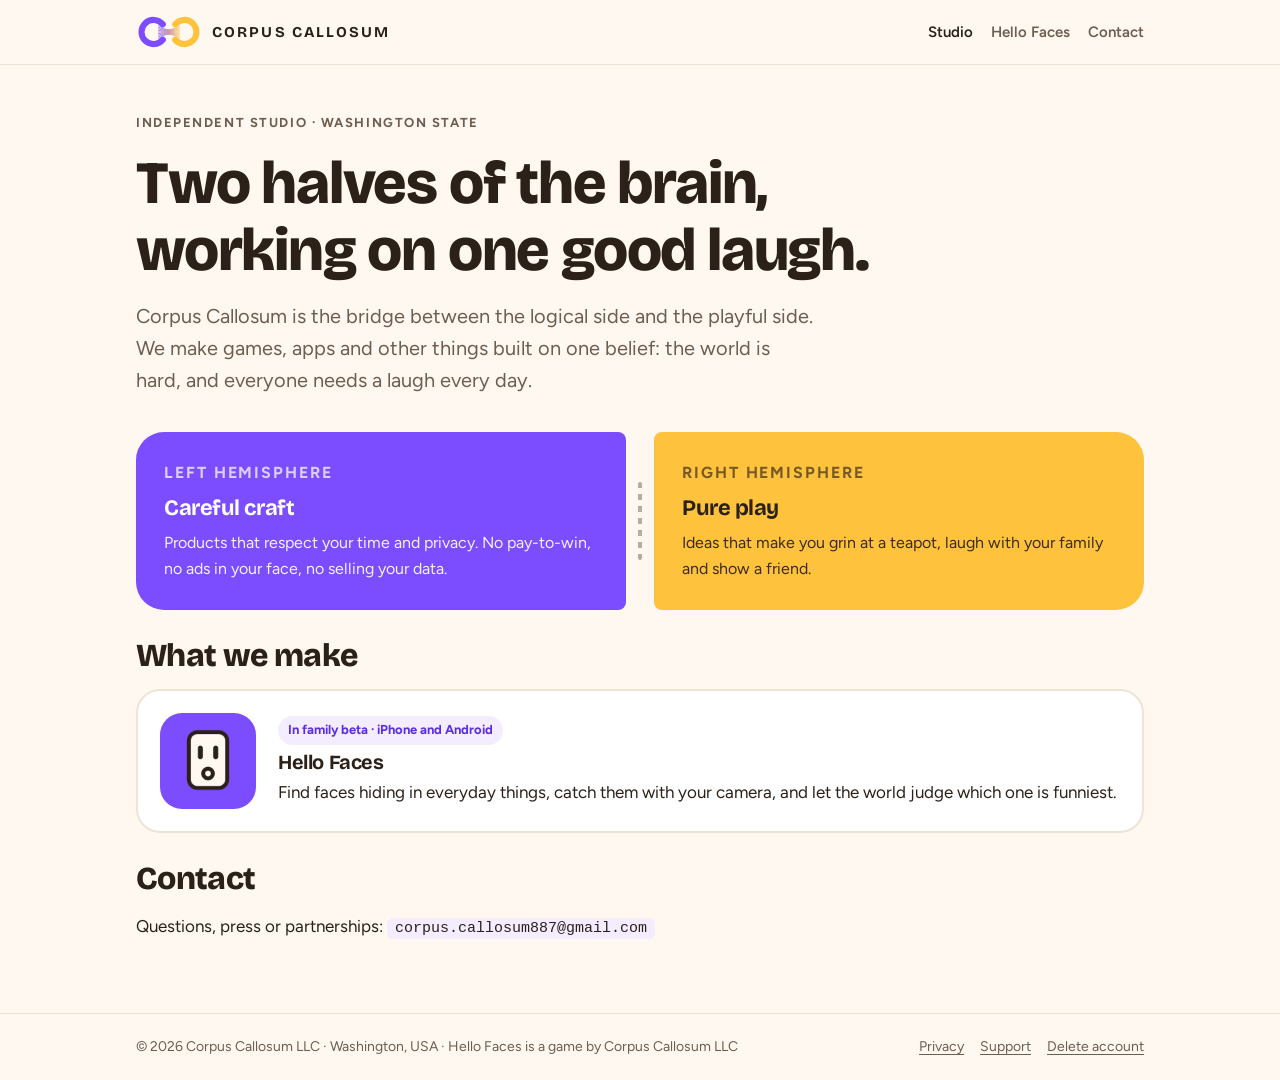
<file: index.html>
<!doctype html>
<html lang="en">
<head>
<meta charset="utf-8">
<meta name="viewport" content="width=device-width, initial-scale=1, viewport-fit=cover">
<title>Corpus Callosum</title>
<meta name="description" content="Corpus Callosum LLC is an independent studio in Washington State, maker of Hello Faces.">
<meta name="claude:viewport-fit-sides" content="cover">
<link rel="icon" type="image/png" href="assets/hf-favicon.png">
<link rel="preconnect" href="https://fonts.googleapis.com"><link rel="preconnect" href="https://fonts.gstatic.com" crossorigin><link rel="stylesheet" href="https://fonts.googleapis.com/css2?family=Bricolage+Grotesque:opsz,wght@12..96,700;12..96,800&family=Figtree:wght@400;600;700&display=swap">
<link rel="stylesheet" href="styles.css">
</head>
<body>
<header class="site-head"><div class="wrap">
<a class="brand" href="index.html"><svg class="cc-mark" width="66" height="36" viewBox="0 0 120 64" role="img" aria-label="Corpus Callosum logo"><defs><linearGradient id="ccfib" x1="40" y1="0" x2="80" y2="0" gradientUnits="userSpaceOnUse"><stop offset="0" stop-color="var(--grape)"/><stop offset="1" stop-color="var(--joy)"/></linearGradient></defs><g fill="none" stroke="url(#ccfib)" stroke-width="1.3" stroke-linecap="round"><path d="M41 20 C55 30.56 65 30.56 79 20"/><path d="M41 23 C55 30.92 65 30.92 79 23"/><path d="M41 26 C55 31.28 65 31.28 79 26"/><path d="M41 29 C55 31.64 65 31.64 79 29"/><path d="M41 32 C55 32.00 65 32.00 79 32"/><path d="M41 35 C55 32.36 65 32.36 79 35"/><path d="M41 38 C55 32.72 65 32.72 79 38"/><path d="M41 41 C55 33.08 65 33.08 79 41"/><path d="M41 44 C55 33.44 65 33.44 79 44"/></g><path d="M48.85 17.86 A22 22 0 1 0 48.85 46.14" fill="none" stroke="var(--grape)" stroke-width="11" stroke-linecap="round"/><path d="M71.15 17.86 A22 22 0 1 1 71.15 46.14" fill="none" stroke="var(--joy)" stroke-width="11" stroke-linecap="round"/></svg><span class="brand-name">Corpus Callosum</span></a>
<nav class="nav" aria-label="Main"><a href="index.html" aria-current="page">Studio</a><a href="hello-faces/index.html">Hello Faces</a><a href="index.html#contact">Contact</a></nav>
</div></header>

<main><div class="wrap"><div class="stack-lg">
<div class="stack">
<p class="eyebrow">Independent studio &middot; Washington State</p>
<h1>Two halves of the brain, working on one good laugh.</h1>
<p class="lead">Corpus Callosum is the bridge between the logical side and the playful side. We make games, apps and other things built on one belief: the world is hard, and everyone needs a laugh every day.</p>
</div>
<div class="hemis" aria-label="What we bring together">
<div class="hemi left"><p class="eyebrow" style="color:rgba(255,255,255,.8)">Left hemisphere</p><h3>Careful craft</h3><p>Products that respect your time and privacy. No pay-to-win, no ads in your face, no selling your data.</p></div>
<div class="bridge" aria-hidden="true"><span></span></div>
<div class="hemi right"><p class="eyebrow" style="color:rgba(43,33,24,.7)">Right hemisphere</p><h3>Pure play</h3><p>Ideas that make you grin at a teapot, laugh with your family and show a friend.</p></div>
</div>
<section class="stack" aria-labelledby="games">
<h2 id="games">What we make</h2>
<a class="game-card" href="hello-faces/index.html">
<img src="assets/hf-icon.png" alt="Hello Faces app icon: a wall outlet with a surprised face" width="96" height="96">
<div class="stack"><span class="pill">In family beta &middot; iPhone and Android</span><h3>Hello Faces</h3><p>Find faces hiding in everyday things, catch them with your camera, and let the world judge which one is funniest.</p></div>
</a>
</section>
<section class="stack" aria-labelledby="contact">
<h2 id="contact">Contact</h2>
<p>Questions, press or partnerships: <span class="email">corpus.callosum887@gmail.com</span></p>
</section>
</div></div></main>
<footer class="site-foot"><div class="wrap">
<span>&copy; 2026 Corpus Callosum LLC &middot; Washington, USA &middot; Hello Faces is a game by Corpus Callosum LLC</span>
<nav aria-label="Footer"><a href="hello-faces/privacy.html">Privacy</a><a href="hello-faces/support.html">Support</a><a href="hello-faces/delete-account.html">Delete account</a></nav>
</div></footer>
</body>
</html>
</file>
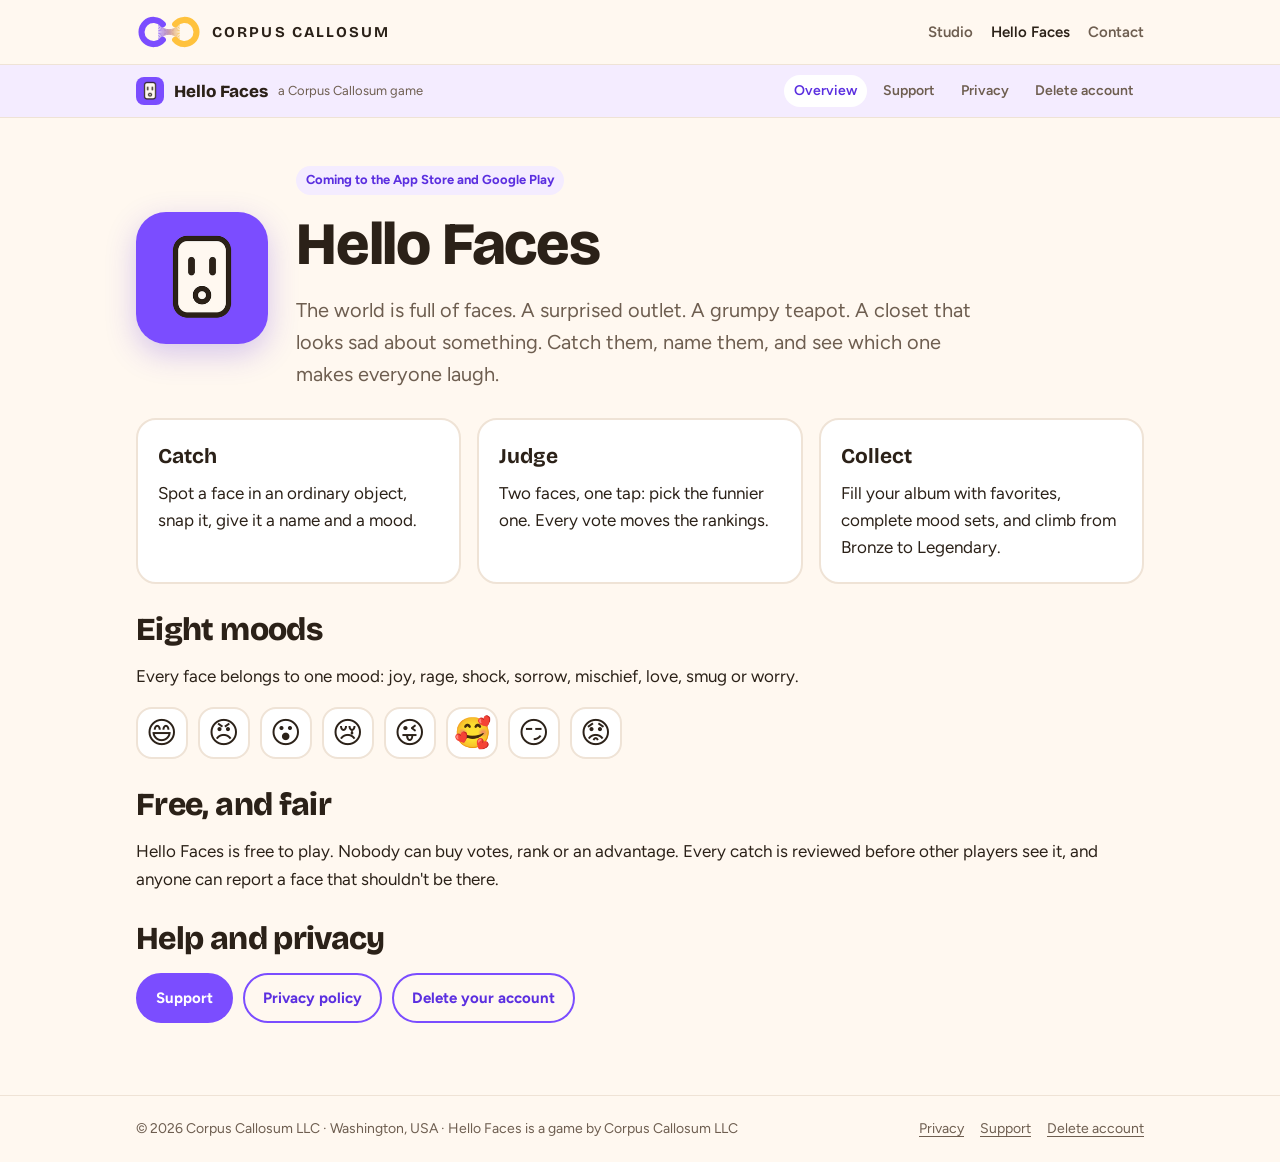
<file: hello-faces/index.html>
<!doctype html>
<html lang="en">
<head>
<meta charset="utf-8">
<meta name="viewport" content="width=device-width, initial-scale=1, viewport-fit=cover">
<title>Hello Faces</title>
<meta name="description" content="Find faces hiding in everyday things, catch them, and vote on the funniest.">
<meta name="claude:viewport-fit-sides" content="cover">
<link rel="icon" type="image/png" href="../assets/hf-favicon.png">
<link rel="preconnect" href="https://fonts.googleapis.com"><link rel="preconnect" href="https://fonts.gstatic.com" crossorigin><link rel="stylesheet" href="https://fonts.googleapis.com/css2?family=Bricolage+Grotesque:opsz,wght@12..96,700;12..96,800&family=Figtree:wght@400;600;700&display=swap">
<link rel="stylesheet" href="../styles.css">
</head>
<body>
<header class="site-head"><div class="wrap">
<a class="brand" href="../index.html"><svg class="cc-mark" width="66" height="36" viewBox="0 0 120 64" role="img" aria-label="Corpus Callosum logo"><defs><linearGradient id="ccfib" x1="40" y1="0" x2="80" y2="0" gradientUnits="userSpaceOnUse"><stop offset="0" stop-color="var(--grape)"/><stop offset="1" stop-color="var(--joy)"/></linearGradient></defs><g fill="none" stroke="url(#ccfib)" stroke-width="1.3" stroke-linecap="round"><path d="M41 20 C55 30.56 65 30.56 79 20"/><path d="M41 23 C55 30.92 65 30.92 79 23"/><path d="M41 26 C55 31.28 65 31.28 79 26"/><path d="M41 29 C55 31.64 65 31.64 79 29"/><path d="M41 32 C55 32.00 65 32.00 79 32"/><path d="M41 35 C55 32.36 65 32.36 79 35"/><path d="M41 38 C55 32.72 65 32.72 79 38"/><path d="M41 41 C55 33.08 65 33.08 79 41"/><path d="M41 44 C55 33.44 65 33.44 79 44"/></g><path d="M48.85 17.86 A22 22 0 1 0 48.85 46.14" fill="none" stroke="var(--grape)" stroke-width="11" stroke-linecap="round"/><path d="M71.15 17.86 A22 22 0 1 1 71.15 46.14" fill="none" stroke="var(--joy)" stroke-width="11" stroke-linecap="round"/></svg><span class="brand-name">Corpus Callosum</span></a>
<nav class="nav" aria-label="Main"><a href="../index.html">Studio</a><a href="../hello-faces/index.html" aria-current="page">Hello Faces</a><a href="../index.html#contact">Contact</a></nav>
</div></header>
<div class="child-bar"><div class="wrap"><a class="child-brand" href="index.html"><img src="../assets/hf-icon.png" alt="" width="28" height="28"><span>Hello Faces</span><small>a Corpus Callosum game</small></a><nav class="subnav" aria-label="Hello Faces"><a href="index.html" aria-current="page">Overview</a><a href="support.html">Support</a><a href="privacy.html">Privacy</a><a href="delete-account.html">Delete account</a></nav></div></div>
<main><div class="wrap"><div class="stack-lg">
<div class="hf-hero">
<img src="../assets/hf-icon.png" alt="Hello Faces app icon" width="132" height="132">
<div class="stack">
<span class="pill">Coming to the App Store and Google Play</span>
<h1>Hello Faces</h1>
<p class="lead">The world is full of faces. A surprised outlet. A grumpy teapot. A closet that looks sad about something. Catch them, name them, and see which one makes everyone laugh.</p>
</div>
</div>
<div class="verbs">
<div class="verb"><b>Catch</b><p>Spot a face in an ordinary object, snap it, give it a name and a mood.</p></div>
<div class="verb"><b>Judge</b><p>Two faces, one tap: pick the funnier one. Every vote moves the rankings.</p></div>
<div class="verb"><b>Collect</b><p>Fill your album with favorites, complete mood sets, and climb from Bronze to Legendary.</p></div>
</div>
<section class="stack" aria-labelledby="moods">
<h2 id="moods">Eight moods</h2>
<p>Every face belongs to one mood: joy, rage, shock, sorrow, mischief, love, smug or worry.</p>
<div class="moods" role="img" aria-label="The eight mood emoji"><span>😄</span><span>😠</span><span>😮</span><span>😢</span><span>😜</span><span>🥰</span><span>😏</span><span>😟</span></div>
</section>
<section class="stack" aria-labelledby="fair">
<h2 id="fair">Free, and fair</h2>
<p>Hello Faces is free to play. Nobody can buy votes, rank or an advantage. Every catch is reviewed before other players see it, and anyone can report a face that shouldn't be there.</p>
</section>
<section class="stack" aria-labelledby="help">
<h2 id="help">Help and privacy</h2>
<div class="links"><a class="btn solid" href="support.html">Support</a><a class="btn" href="privacy.html">Privacy policy</a><a class="btn" href="delete-account.html">Delete your account</a></div>
</section>
</div></div></main>
<footer class="site-foot"><div class="wrap">
<span>&copy; 2026 Corpus Callosum LLC &middot; Washington, USA &middot; Hello Faces is a game by Corpus Callosum LLC</span>
<nav aria-label="Footer"><a href="../hello-faces/privacy.html">Privacy</a><a href="../hello-faces/support.html">Support</a><a href="../hello-faces/delete-account.html">Delete account</a></nav>
</div></footer>
</body>
</html>
</file>
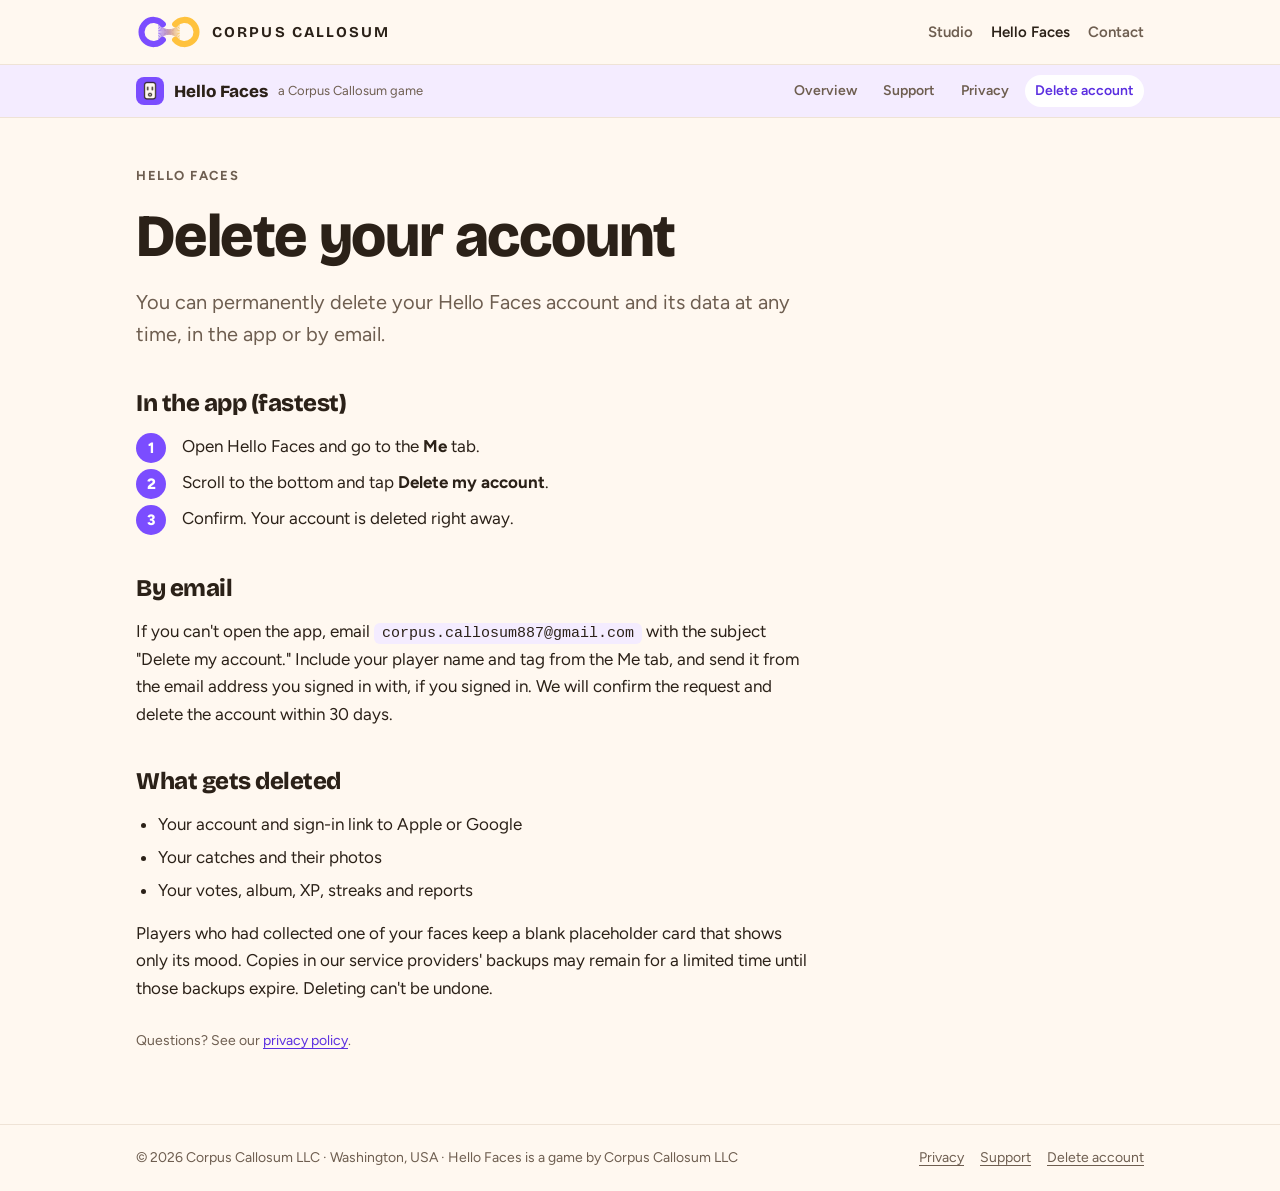
<file: hello-faces/delete-account.html>
<!doctype html>
<html lang="en">
<head>
<meta charset="utf-8">
<meta name="viewport" content="width=device-width, initial-scale=1, viewport-fit=cover">
<title>Delete Hello Faces Account</title>
<meta name="description" content="How to delete your Hello Faces account and data.">
<meta name="claude:viewport-fit-sides" content="cover">
<link rel="icon" type="image/png" href="../assets/hf-favicon.png">
<link rel="preconnect" href="https://fonts.googleapis.com"><link rel="preconnect" href="https://fonts.gstatic.com" crossorigin><link rel="stylesheet" href="https://fonts.googleapis.com/css2?family=Bricolage+Grotesque:opsz,wght@12..96,700;12..96,800&family=Figtree:wght@400;600;700&display=swap">
<link rel="stylesheet" href="../styles.css">
</head>
<body>
<header class="site-head"><div class="wrap">
<a class="brand" href="../index.html"><svg class="cc-mark" width="66" height="36" viewBox="0 0 120 64" role="img" aria-label="Corpus Callosum logo"><defs><linearGradient id="ccfib" x1="40" y1="0" x2="80" y2="0" gradientUnits="userSpaceOnUse"><stop offset="0" stop-color="var(--grape)"/><stop offset="1" stop-color="var(--joy)"/></linearGradient></defs><g fill="none" stroke="url(#ccfib)" stroke-width="1.3" stroke-linecap="round"><path d="M41 20 C55 30.56 65 30.56 79 20"/><path d="M41 23 C55 30.92 65 30.92 79 23"/><path d="M41 26 C55 31.28 65 31.28 79 26"/><path d="M41 29 C55 31.64 65 31.64 79 29"/><path d="M41 32 C55 32.00 65 32.00 79 32"/><path d="M41 35 C55 32.36 65 32.36 79 35"/><path d="M41 38 C55 32.72 65 32.72 79 38"/><path d="M41 41 C55 33.08 65 33.08 79 41"/><path d="M41 44 C55 33.44 65 33.44 79 44"/></g><path d="M48.85 17.86 A22 22 0 1 0 48.85 46.14" fill="none" stroke="var(--grape)" stroke-width="11" stroke-linecap="round"/><path d="M71.15 17.86 A22 22 0 1 1 71.15 46.14" fill="none" stroke="var(--joy)" stroke-width="11" stroke-linecap="round"/></svg><span class="brand-name">Corpus Callosum</span></a>
<nav class="nav" aria-label="Main"><a href="../index.html">Studio</a><a href="../hello-faces/index.html" aria-current="page">Hello Faces</a><a href="../index.html#contact">Contact</a></nav>
</div></header>
<div class="child-bar"><div class="wrap"><a class="child-brand" href="index.html"><img src="../assets/hf-icon.png" alt="" width="28" height="28"><span>Hello Faces</span><small>a Corpus Callosum game</small></a><nav class="subnav" aria-label="Hello Faces"><a href="index.html">Overview</a><a href="support.html">Support</a><a href="privacy.html">Privacy</a><a href="delete-account.html" aria-current="page">Delete account</a></nav></div></div>
<main><div class="wrap"><article class="doc read stack-lg">
<div class="stack">
<p class="eyebrow">Hello Faces</p>
<h1>Delete your account</h1>
<p class="lead">You can permanently delete your Hello Faces account and its data at any time, in the app or by email.</p>
</div>
<section class="stack"><h2>In the app (fastest)</h2>
<ol class="steps">
<li><span>Open Hello Faces and go to the <b>Me</b> tab.</span></li>
<li><span>Scroll to the bottom and tap <b>Delete my account</b>.</span></li>
<li><span>Confirm. Your account is deleted right away.</span></li>
</ol></section>
<section class="stack"><h2>By email</h2>
<p>If you can't open the app, email <span class="email">corpus.callosum887@gmail.com</span> with the subject "Delete my account." Include your player name and tag from the Me tab, and send it from the email address you signed in with, if you signed in. We will confirm the request and delete the account within 30 days.</p></section>
<section class="stack"><h2>What gets deleted</h2>
<ul>
<li>Your account and sign-in link to Apple or Google</li>
<li>Your catches and their photos</li>
<li>Your votes, album, XP, streaks and reports</li>
</ul>
<p>Players who had collected one of your faces keep a blank placeholder card that shows only its mood. Copies in our service providers' backups may remain for a limited time until those backups expire. Deleting can't be undone.</p></section>
<p class="meta">Questions? See our <a href="privacy.html">privacy policy</a>.</p>
</article></div></main>
<footer class="site-foot"><div class="wrap">
<span>&copy; 2026 Corpus Callosum LLC &middot; Washington, USA &middot; Hello Faces is a game by Corpus Callosum LLC</span>
<nav aria-label="Footer"><a href="../hello-faces/privacy.html">Privacy</a><a href="../hello-faces/support.html">Support</a><a href="../hello-faces/delete-account.html">Delete account</a></nav>
</div></footer>
</body>
</html>
</file>
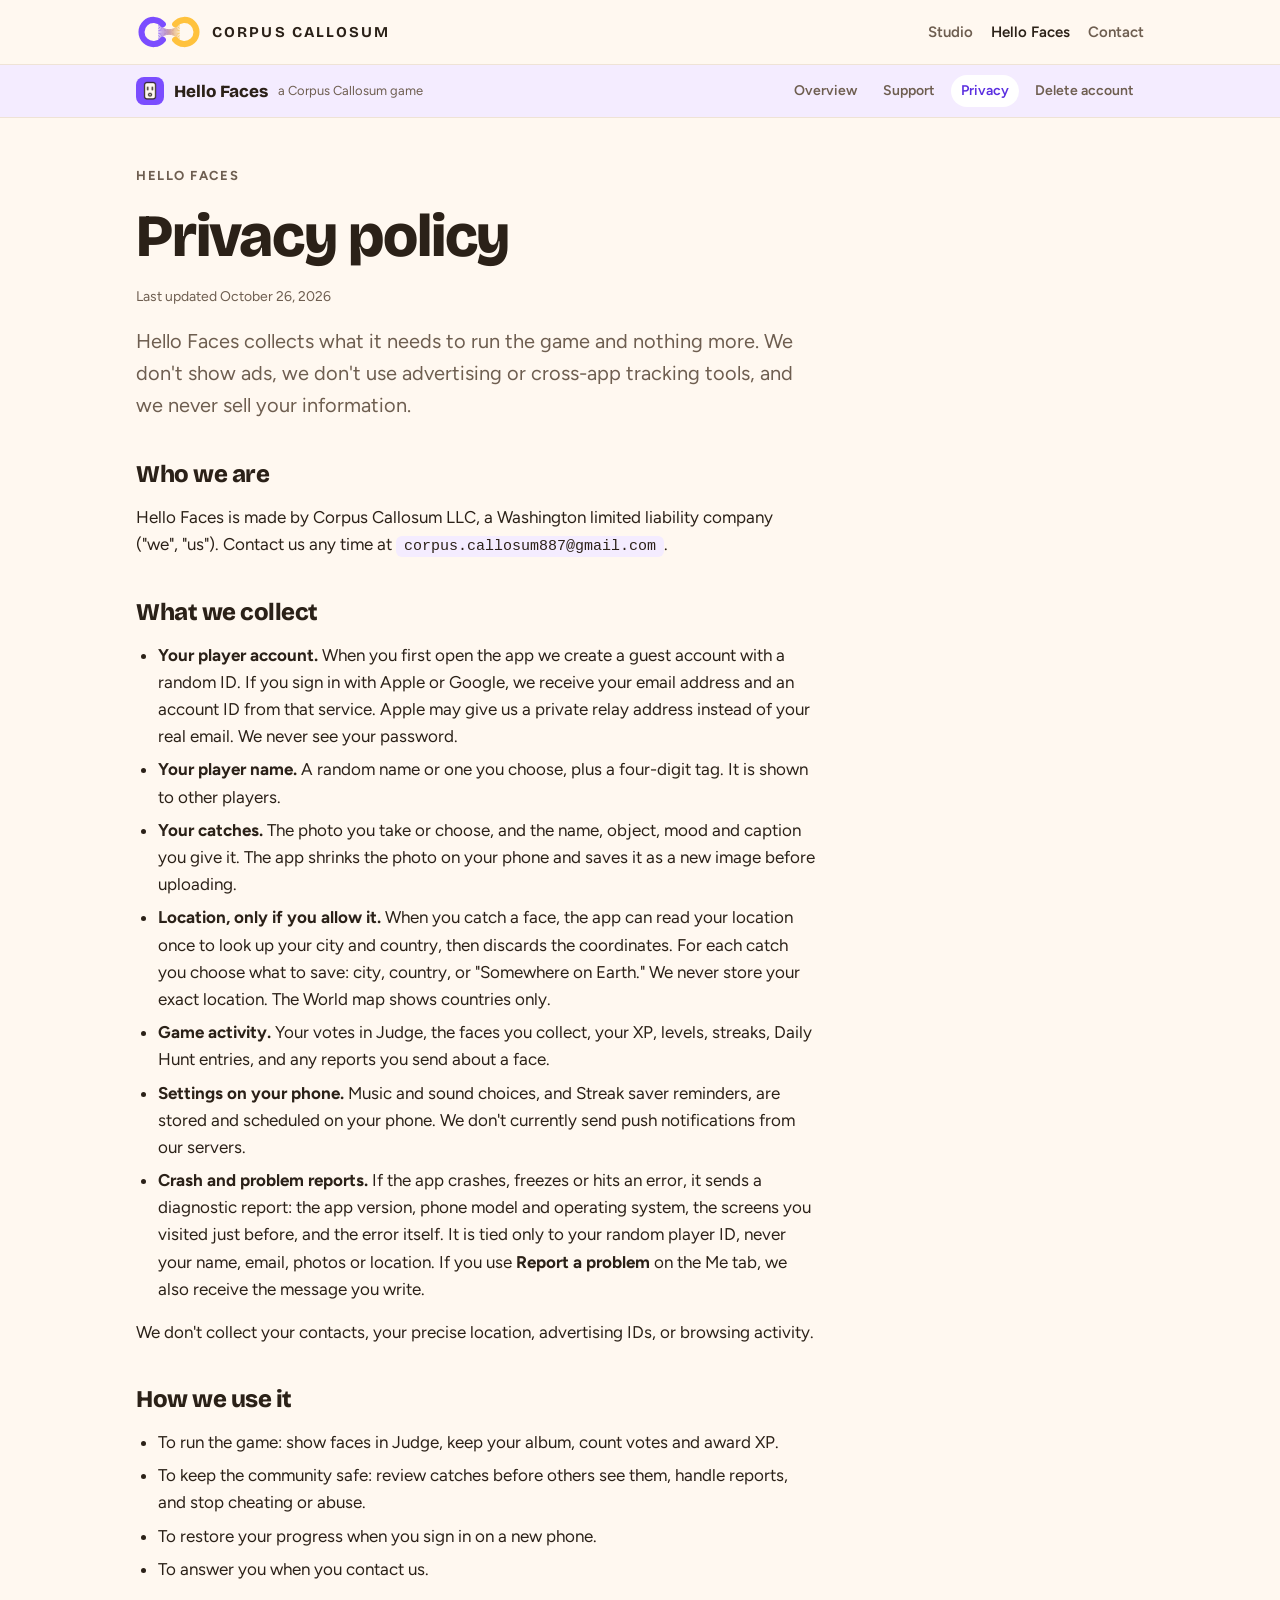
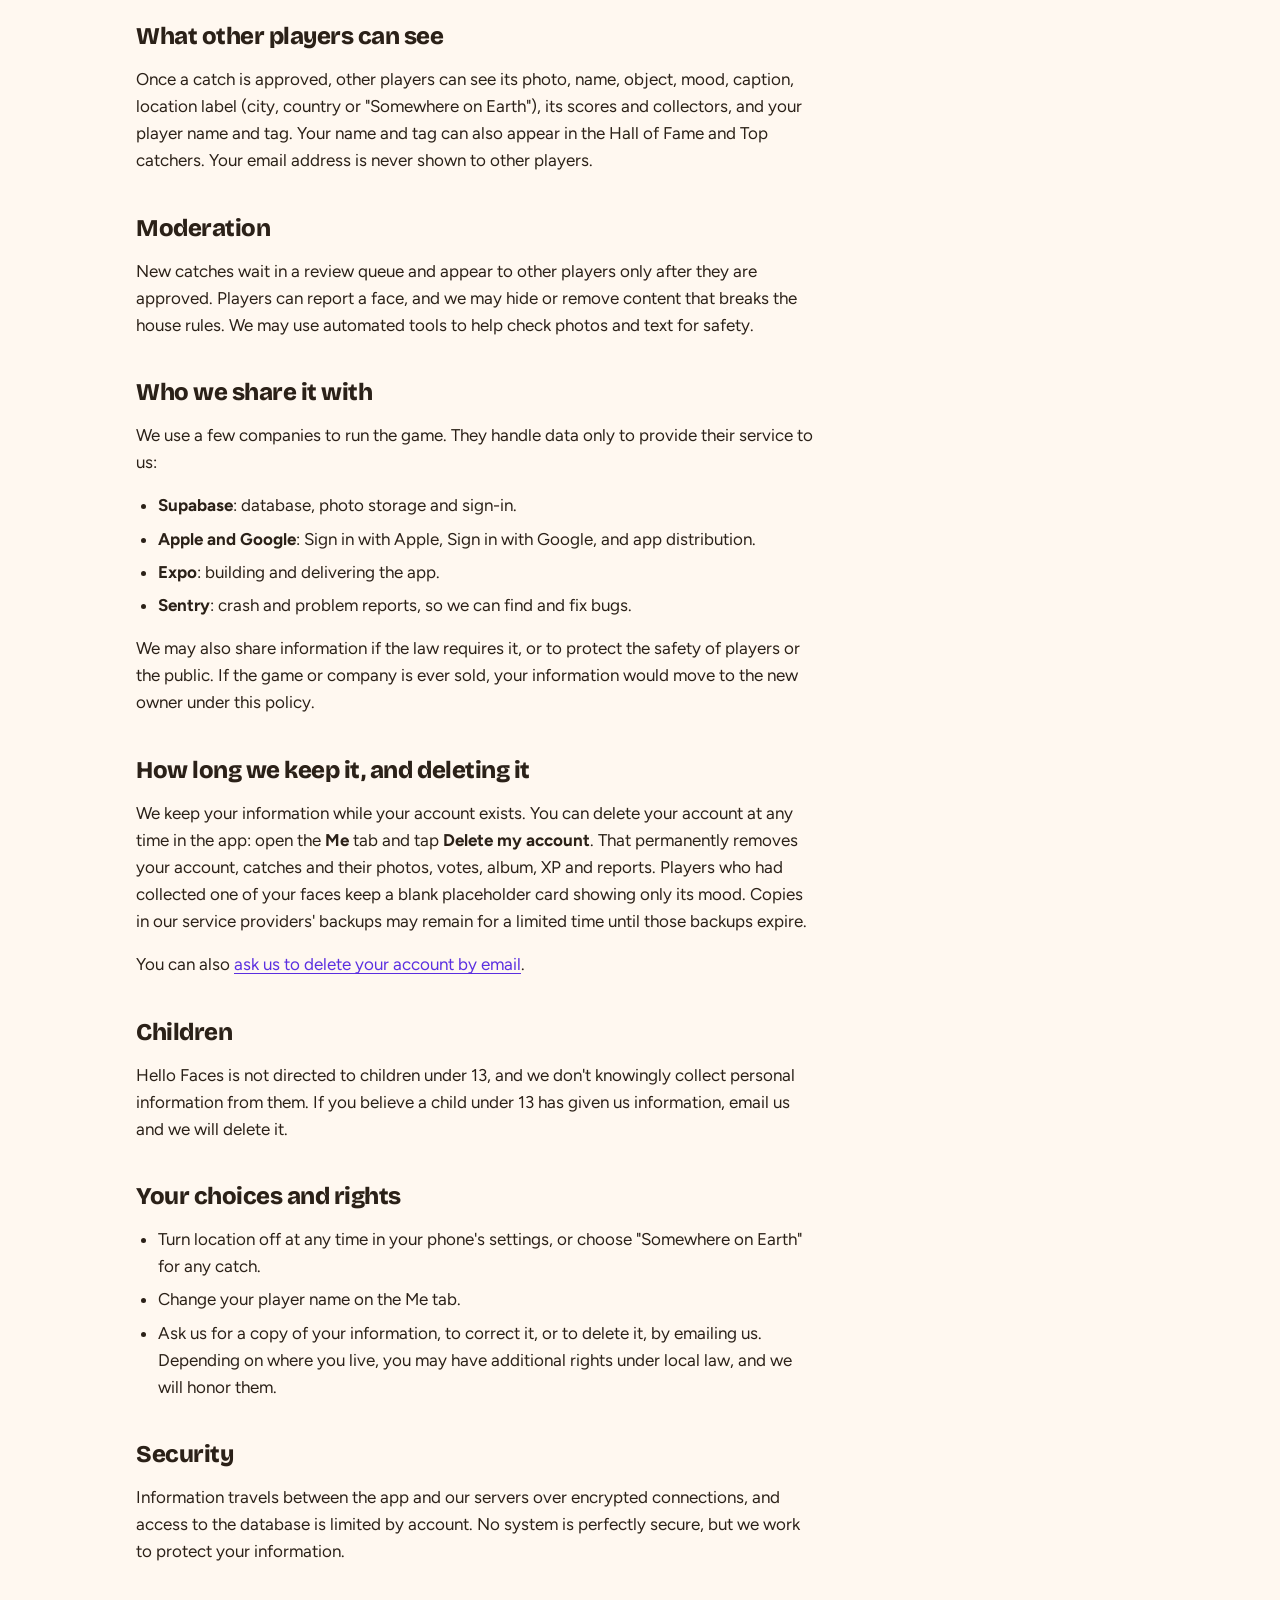
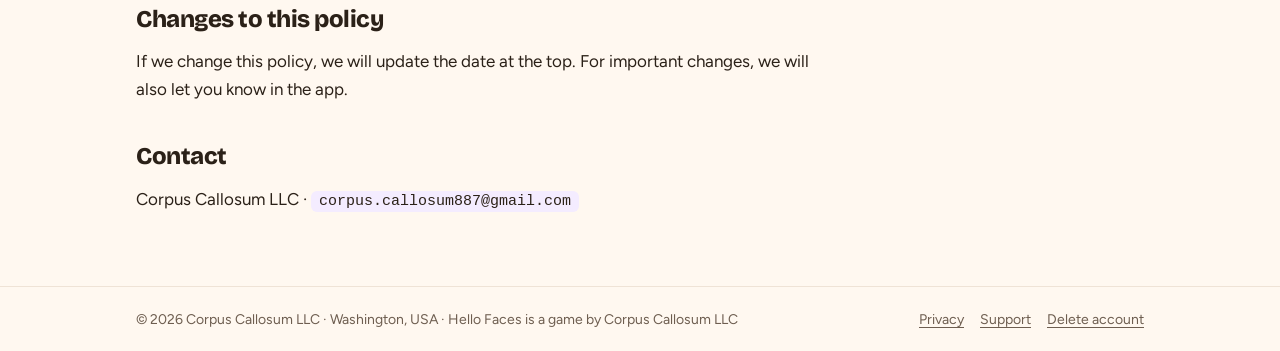
<file: hello-faces/privacy.html>
<!doctype html>
<html lang="en">
<head>
<meta charset="utf-8">
<meta name="viewport" content="width=device-width, initial-scale=1, viewport-fit=cover">
<title>Hello Faces Privacy Policy</title>
<meta name="description" content="How Hello Faces collects, uses and protects your information.">
<meta name="claude:viewport-fit-sides" content="cover">
<link rel="icon" type="image/png" href="../assets/hf-favicon.png">
<link rel="preconnect" href="https://fonts.googleapis.com"><link rel="preconnect" href="https://fonts.gstatic.com" crossorigin><link rel="stylesheet" href="https://fonts.googleapis.com/css2?family=Bricolage+Grotesque:opsz,wght@12..96,700;12..96,800&family=Figtree:wght@400;600;700&display=swap">
<link rel="stylesheet" href="../styles.css">
</head>
<body>
<header class="site-head"><div class="wrap">
<a class="brand" href="../index.html"><svg class="cc-mark" width="66" height="36" viewBox="0 0 120 64" role="img" aria-label="Corpus Callosum logo"><defs><linearGradient id="ccfib" x1="40" y1="0" x2="80" y2="0" gradientUnits="userSpaceOnUse"><stop offset="0" stop-color="var(--grape)"/><stop offset="1" stop-color="var(--joy)"/></linearGradient></defs><g fill="none" stroke="url(#ccfib)" stroke-width="1.3" stroke-linecap="round"><path d="M41 20 C55 30.56 65 30.56 79 20"/><path d="M41 23 C55 30.92 65 30.92 79 23"/><path d="M41 26 C55 31.28 65 31.28 79 26"/><path d="M41 29 C55 31.64 65 31.64 79 29"/><path d="M41 32 C55 32.00 65 32.00 79 32"/><path d="M41 35 C55 32.36 65 32.36 79 35"/><path d="M41 38 C55 32.72 65 32.72 79 38"/><path d="M41 41 C55 33.08 65 33.08 79 41"/><path d="M41 44 C55 33.44 65 33.44 79 44"/></g><path d="M48.85 17.86 A22 22 0 1 0 48.85 46.14" fill="none" stroke="var(--grape)" stroke-width="11" stroke-linecap="round"/><path d="M71.15 17.86 A22 22 0 1 1 71.15 46.14" fill="none" stroke="var(--joy)" stroke-width="11" stroke-linecap="round"/></svg><span class="brand-name">Corpus Callosum</span></a>
<nav class="nav" aria-label="Main"><a href="../index.html">Studio</a><a href="../hello-faces/index.html" aria-current="page">Hello Faces</a><a href="../index.html#contact">Contact</a></nav>
</div></header>
<div class="child-bar"><div class="wrap"><a class="child-brand" href="index.html"><img src="../assets/hf-icon.png" alt="" width="28" height="28"><span>Hello Faces</span><small>a Corpus Callosum game</small></a><nav class="subnav" aria-label="Hello Faces"><a href="index.html">Overview</a><a href="support.html">Support</a><a href="privacy.html" aria-current="page">Privacy</a><a href="delete-account.html">Delete account</a></nav></div></div>
<main><div class="wrap"><article class="doc read stack-lg">
<div class="stack">
<p class="eyebrow">Hello Faces</p>
<h1>Privacy policy</h1>
<p class="meta">Last updated October 26, 2026</p>
<p class="lead">Hello Faces collects what it needs to run the game and nothing more. We don't show ads, we don't use advertising or cross-app tracking tools, and we never sell your information.</p>
</div>

<section class="stack"><h2>Who we are</h2>
<p>Hello Faces is made by Corpus Callosum LLC, a Washington limited liability company ("we", "us"). Contact us any time at <span class="email">corpus.callosum887@gmail.com</span>.</p></section>

<section class="stack"><h2>What we collect</h2>
<ul>
<li><b>Your player account.</b> When you first open the app we create a guest account with a random ID. If you sign in with Apple or Google, we receive your email address and an account ID from that service. Apple may give us a private relay address instead of your real email. We never see your password.</li>
<li><b>Your player name.</b> A random name or one you choose, plus a four-digit tag. It is shown to other players.</li>
<li><b>Your catches.</b> The photo you take or choose, and the name, object, mood and caption you give it. The app shrinks the photo on your phone and saves it as a new image before uploading.</li>
<li><b>Location, only if you allow it.</b> When you catch a face, the app can read your location once to look up your city and country, then discards the coordinates. For each catch you choose what to save: city, country, or "Somewhere on Earth." We never store your exact location. The World map shows countries only.</li>
<li><b>Game activity.</b> Your votes in Judge, the faces you collect, your XP, levels, streaks, Daily Hunt entries, and any reports you send about a face.</li>
<li><b>Settings on your phone.</b> Music and sound choices, and Streak saver reminders, are stored and scheduled on your phone. We don't currently send push notifications from our servers.</li>
<li><b>Crash and problem reports.</b> If the app crashes, freezes or hits an error, it sends a diagnostic report: the app version, phone model and operating system, the screens you visited just before, and the error itself. It is tied only to your random player ID, never your name, email, photos or location. If you use <b>Report a problem</b> on the Me tab, we also receive the message you write.</li>
</ul>
<p>We don't collect your contacts, your precise location, advertising IDs, or browsing activity.</p></section>

<section class="stack"><h2>How we use it</h2>
<ul>
<li>To run the game: show faces in Judge, keep your album, count votes and award XP.</li>
<li>To keep the community safe: review catches before others see them, handle reports, and stop cheating or abuse.</li>
<li>To restore your progress when you sign in on a new phone.</li>
<li>To answer you when you contact us.</li>
</ul></section>

<section class="stack"><h2>What other players can see</h2>
<p>Once a catch is approved, other players can see its photo, name, object, mood, caption, location label (city, country or "Somewhere on Earth"), its scores and collectors, and your player name and tag. Your name and tag can also appear in the Hall of Fame and Top catchers. Your email address is never shown to other players.</p></section>

<section class="stack"><h2>Moderation</h2>
<p>New catches wait in a review queue and appear to other players only after they are approved. Players can report a face, and we may hide or remove content that breaks the house rules. We may use automated tools to help check photos and text for safety.</p></section>

<section class="stack"><h2>Who we share it with</h2>
<p>We use a few companies to run the game. They handle data only to provide their service to us:</p>
<ul>
<li><b>Supabase</b>: database, photo storage and sign-in.</li>
<li><b>Apple and Google</b>: Sign in with Apple, Sign in with Google, and app distribution.</li>
<li><b>Expo</b>: building and delivering the app.</li>
<li><b>Sentry</b>: crash and problem reports, so we can find and fix bugs.</li>
</ul>
<p>We may also share information if the law requires it, or to protect the safety of players or the public. If the game or company is ever sold, your information would move to the new owner under this policy.</p></section>

<section class="stack"><h2>How long we keep it, and deleting it</h2>
<p>We keep your information while your account exists. You can delete your account at any time in the app: open the <b>Me</b> tab and tap <b>Delete my account</b>. That permanently removes your account, catches and their photos, votes, album, XP and reports. Players who had collected one of your faces keep a blank placeholder card showing only its mood. Copies in our service providers' backups may remain for a limited time until those backups expire.</p>
<p>You can also <a href="delete-account.html">ask us to delete your account by email</a>.</p></section>

<section class="stack"><h2>Children</h2>
<p>Hello Faces is not directed to children under 13, and we don't knowingly collect personal information from them. If you believe a child under 13 has given us information, email us and we will delete it.</p></section>

<section class="stack"><h2>Your choices and rights</h2>
<ul>
<li>Turn location off at any time in your phone's settings, or choose "Somewhere on Earth" for any catch.</li>
<li>Change your player name on the Me tab.</li>
<li>Ask us for a copy of your information, to correct it, or to delete it, by emailing us. Depending on where you live, you may have additional rights under local law, and we will honor them.</li>
</ul></section>

<section class="stack"><h2>Security</h2>
<p>Information travels between the app and our servers over encrypted connections, and access to the database is limited by account. No system is perfectly secure, but we work to protect your information.</p></section>

<section class="stack"><h2>Changes to this policy</h2>
<p>If we change this policy, we will update the date at the top. For important changes, we will also let you know in the app.</p></section>

<section class="stack"><h2>Contact</h2>
<p>Corpus Callosum LLC &middot; <span class="email">corpus.callosum887@gmail.com</span></p></section>
</article></div></main>
<footer class="site-foot"><div class="wrap">
<span>&copy; 2026 Corpus Callosum LLC &middot; Washington, USA &middot; Hello Faces is a game by Corpus Callosum LLC</span>
<nav aria-label="Footer"><a href="../hello-faces/privacy.html">Privacy</a><a href="../hello-faces/support.html">Support</a><a href="../hello-faces/delete-account.html">Delete account</a></nav>
</div></footer>
</body>
</html>
</file>
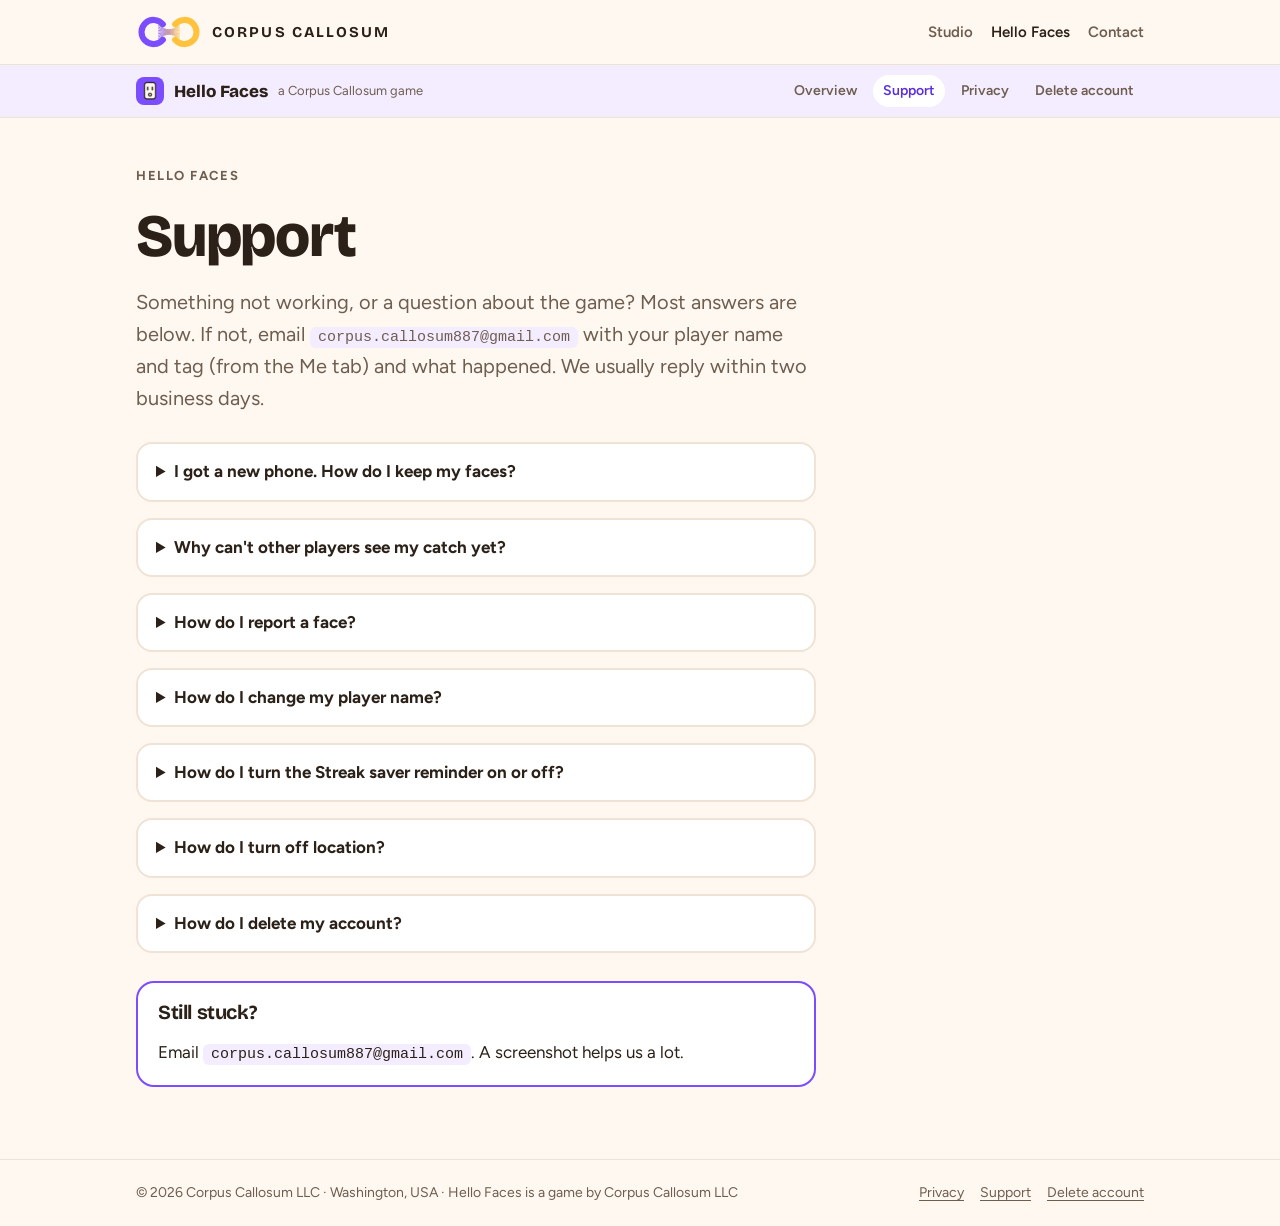
<file: hello-faces/support.html>
<!doctype html>
<html lang="en">
<head>
<meta charset="utf-8">
<meta name="viewport" content="width=device-width, initial-scale=1, viewport-fit=cover">
<title>Hello Faces Support</title>
<meta name="description" content="Answers to common Hello Faces questions and how to contact us.">
<meta name="claude:viewport-fit-sides" content="cover">
<link rel="icon" type="image/png" href="../assets/hf-favicon.png">
<link rel="preconnect" href="https://fonts.googleapis.com"><link rel="preconnect" href="https://fonts.gstatic.com" crossorigin><link rel="stylesheet" href="https://fonts.googleapis.com/css2?family=Bricolage+Grotesque:opsz,wght@12..96,700;12..96,800&family=Figtree:wght@400;600;700&display=swap">
<link rel="stylesheet" href="../styles.css">
</head>
<body>
<header class="site-head"><div class="wrap">
<a class="brand" href="../index.html"><svg class="cc-mark" width="66" height="36" viewBox="0 0 120 64" role="img" aria-label="Corpus Callosum logo"><defs><linearGradient id="ccfib" x1="40" y1="0" x2="80" y2="0" gradientUnits="userSpaceOnUse"><stop offset="0" stop-color="var(--grape)"/><stop offset="1" stop-color="var(--joy)"/></linearGradient></defs><g fill="none" stroke="url(#ccfib)" stroke-width="1.3" stroke-linecap="round"><path d="M41 20 C55 30.56 65 30.56 79 20"/><path d="M41 23 C55 30.92 65 30.92 79 23"/><path d="M41 26 C55 31.28 65 31.28 79 26"/><path d="M41 29 C55 31.64 65 31.64 79 29"/><path d="M41 32 C55 32.00 65 32.00 79 32"/><path d="M41 35 C55 32.36 65 32.36 79 35"/><path d="M41 38 C55 32.72 65 32.72 79 38"/><path d="M41 41 C55 33.08 65 33.08 79 41"/><path d="M41 44 C55 33.44 65 33.44 79 44"/></g><path d="M48.85 17.86 A22 22 0 1 0 48.85 46.14" fill="none" stroke="var(--grape)" stroke-width="11" stroke-linecap="round"/><path d="M71.15 17.86 A22 22 0 1 1 71.15 46.14" fill="none" stroke="var(--joy)" stroke-width="11" stroke-linecap="round"/></svg><span class="brand-name">Corpus Callosum</span></a>
<nav class="nav" aria-label="Main"><a href="../index.html">Studio</a><a href="../hello-faces/index.html" aria-current="page">Hello Faces</a><a href="../index.html#contact">Contact</a></nav>
</div></header>
<div class="child-bar"><div class="wrap"><a class="child-brand" href="index.html"><img src="../assets/hf-icon.png" alt="" width="28" height="28"><span>Hello Faces</span><small>a Corpus Callosum game</small></a><nav class="subnav" aria-label="Hello Faces"><a href="index.html">Overview</a><a href="support.html" aria-current="page">Support</a><a href="privacy.html">Privacy</a><a href="delete-account.html">Delete account</a></nav></div></div>
<main><div class="wrap"><article class="doc read stack-lg">
<div class="stack">
<p class="eyebrow">Hello Faces</p>
<h1>Support</h1>
<p class="lead">Something not working, or a question about the game? Most answers are below. If not, email <span class="email">corpus.callosum887@gmail.com</span> with your player name and tag (from the Me tab) and what happened. We usually reply within two business days.</p>
</div>
<div class="stack">
<details><summary>I got a new phone. How do I keep my faces?</summary><p>Sign in on the Me tab with Apple or Google before you switch. On the new phone, install Hello Faces and sign in with the same account. Your catches, album and XP come back. A guest player who never signed in can't be restored on a new phone.</p></details>
<details><summary>Why can't other players see my catch yet?</summary><p>Every new catch is reviewed before it appears in Judge. Your catch shows in your album right away, marked "In review."</p></details>
<details><summary>How do I report a face?</summary><p>In Judge, tap the flag on the face and choose a reason. Our team reviews every report.</p></details>
<details><summary>How do I change my player name?</summary><p>Open the Me tab. Tap "New name" for a random one, or "Make my own" to type your own. Names must be friendly: 3 to 20 characters, no links.</p></details>
<details><summary>How do I turn the Streak saver reminder on or off?</summary><p>Open the Me tab and use the Streak saver switch under Notifications. You can also turn notifications off for Hello Faces in your phone's settings.</p></details>
<details><summary>How do I turn off location?</summary><p>For any catch, choose "Somewhere on Earth." To stop the app reading location at all, turn off location access for Hello Faces in your phone's settings.</p></details>
<details><summary>How do I delete my account?</summary><p>Open the Me tab and tap "Delete my account." See <a href="delete-account.html">Delete your account</a> for details, or to ask by email.</p></details>
</div>
<div class="note grape stack"><h3>Still stuck?</h3><p>Email <span class="email">corpus.callosum887@gmail.com</span>. A screenshot helps us a lot.</p></div>
</article></div></main>
<footer class="site-foot"><div class="wrap">
<span>&copy; 2026 Corpus Callosum LLC &middot; Washington, USA &middot; Hello Faces is a game by Corpus Callosum LLC</span>
<nav aria-label="Footer"><a href="../hello-faces/privacy.html">Privacy</a><a href="../hello-faces/support.html">Support</a><a href="../hello-faces/delete-account.html">Delete account</a></nav>
</div></footer>
</body>
</html>
</file>
<file: styles.css>
/* Corpus Callosum + Hello Faces site — v04 (light only); first built v01 (Oct 21, 2026)
   Layout: two "hemispheres" (logic + play) bridged in the middle; reading pages are one calm 680px column.
   Colors come from the Hello Faces app (theme.ts) so the site and the game feel like one family. */
:root {
  --bg: #FFF8F0;          /* app bg */
  --card: #FFFFFF;
  --ink: #2B2118;         /* app ink */
  --sub: #6E5E50;         /* app sub, a touch darker for web contrast */
  --line: #EFE3D6;        /* app line */
  --grape: #7B4DFF;       /* Electric Grape, app accent */
  --grape-ink: #5B2FE0;   /* grape for text on light ground */
  --joy: #FFC23D;         /* mood: joy */
  --coral: #FF6B4A;       /* the original Hello Faces coral */
  --chip: #F4ECFF;
  --font-display: "Bricolage Grotesque", "Avenir Next", "Segoe UI", system-ui, sans-serif;
  --font-body: "Figtree", "Avenir Next", "Segoe UI", system-ui, sans-serif;
}
/* v04: always the warm cream light look (the site no longer switches to dark purple in dark mode) */
:root { color-scheme: light; }

* { box-sizing: border-box; }
html { -webkit-text-size-adjust: 100%; }
body {
  margin: 0;
  background: var(--bg);
  color: var(--ink);
  font-family: var(--font-body);
  font-size: 17px;
  line-height: 1.6;
}
img { max-width: 100%; height: auto; }
a { color: var(--grape-ink); text-underline-offset: 3px; }
a:focus-visible, button:focus-visible { outline: 3px solid var(--grape); outline-offset: 3px; border-radius: 6px; }

.wrap {
  max-width: 1040px;
  margin: 0 auto;
  padding-left: max(16px, env(safe-area-inset-left, 0px));
  padding-right: max(16px, env(safe-area-inset-right, 0px));
}
.read { max-width: 680px; }

/* Header */
.site-head { border-bottom: 1px solid var(--line); }
.site-head .wrap { display: flex; align-items: center; justify-content: space-between; gap: 16px; padding-block: 14px; flex-wrap: wrap; }
.brand { display: flex; align-items: center; gap: 10px; text-decoration: none; color: var(--ink); }
.brand svg { flex: none; }
.brand-name { font-family: var(--font-display); font-weight: 800; font-size: 19px; letter-spacing: -0.01em; }
.nav { display: flex; gap: 18px; flex-wrap: wrap; font-weight: 600; font-size: 15px; }
.nav a { color: var(--sub); text-decoration: none; }
.nav a:hover, .nav a[aria-current="page"] { color: var(--ink); }

/* Type */
h1, h2, h3 { font-family: var(--font-display); line-height: 1.12; letter-spacing: -0.02em; text-wrap: balance; margin: 0; }
h1 { font-size: clamp(36px, 6vw, 60px); font-weight: 800; }
h2 { font-size: clamp(24px, 3.4vw, 32px); font-weight: 800; }
h3 { font-size: 20px; font-weight: 700; }
.eyebrow { font-size: 13px; font-weight: 700; letter-spacing: 0.12em; text-transform: uppercase; color: var(--sub); margin: 0; }
.lead { font-size: 20px; color: var(--sub); max-width: 34em; margin: 0; }
p { margin: 0; }
.stack { display: grid; gap: 16px; }
.stack-lg { display: grid; gap: 28px; }
main { padding-block: 48px 72px; }

/* Company hero: two hemispheres joined by a bridge */
.hemis { display: grid; grid-template-columns: 1fr auto 1fr; align-items: stretch; gap: 0; margin-top: 8px; }
.hemi { padding: 28px; border-radius: 28px; min-width: 0; display: grid; gap: 10px; align-content: start; }
.hemi.left { background: var(--grape); color: #fff; border-top-right-radius: 8px; border-bottom-right-radius: 8px; }
.hemi.right { background: var(--joy); color: #2B2118; border-top-left-radius: 8px; border-bottom-left-radius: 8px; }
.hemi h3 { font-size: 22px; }
.hemi p { font-size: 16px; opacity: 0.92; }
.bridge { width: 28px; display: grid; align-items: center; }
.bridge span { display: block; height: 44%; background: repeating-linear-gradient(180deg, var(--ink) 0 6px, transparent 6px 12px); width: 4px; margin: 0 auto; border-radius: 2px; opacity: 0.35; }

/* Game card */
.game-card { display: grid; grid-template-columns: auto 1fr; gap: 22px; align-items: center; background: var(--card); border: 2px solid var(--line); border-radius: 24px; padding: 22px; text-decoration: none; color: var(--ink); }
.game-card:hover { border-color: var(--grape); }
.game-card img { width: 96px; height: 96px; border-radius: 22px; }
.game-card .stack { gap: 6px; min-width: 0; }
.pill { display: inline-flex; align-items: center; gap: 6px; font-size: 13px; font-weight: 700; padding: 4px 10px; border-radius: 999px; background: var(--chip); color: var(--grape-ink); width: fit-content; }

/* Hello Faces page */
.hf-hero { display: grid; grid-template-columns: auto 1fr; gap: 28px; align-items: center; }
.hf-hero img { width: 132px; height: 132px; border-radius: 30px; box-shadow: 0 10px 30px rgba(91, 47, 224, 0.25); }
.moods { display: flex; flex-wrap: wrap; gap: 10px; font-size: 30px; line-height: 1; }
.moods span { width: 52px; height: 52px; display: grid; place-items: center; border-radius: 16px; background: var(--card); border: 2px solid var(--line); }
.verbs { display: grid; grid-template-columns: repeat(3, minmax(0, 1fr)); gap: 16px; }
.verb { background: var(--card); border: 2px solid var(--line); border-radius: 20px; padding: 20px; display: grid; gap: 6px; align-content: start; }
.verb b { font-family: var(--font-display); font-size: 21px; }
.links { display: flex; flex-wrap: wrap; gap: 10px; }
.btn { display: inline-flex; align-items: center; gap: 8px; padding: 11px 18px; border-radius: 999px; border: 2px solid var(--grape); color: var(--grape-ink); font-weight: 700; text-decoration: none; font-size: 15px; }
.btn.solid { background: var(--grape); color: #fff; }

/* Reading pages */
.doc h2 { font-size: 24px; margin-top: 12px; }
.doc ul, .doc ol { margin: 0; padding-left: 1.3em; display: grid; gap: 6px; }
.doc .meta { font-size: 14px; color: var(--sub); }
.note { background: var(--card); border: 2px solid var(--line); border-radius: 18px; padding: 18px 20px; }
.note.grape { border-color: var(--grape); }
.steps { counter-reset: s; list-style: none; padding: 0 !important; }
.steps li { counter-increment: s; display: grid; grid-template-columns: 34px 1fr; gap: 12px; align-items: start; }
.steps li::before { content: counter(s); width: 30px; height: 30px; border-radius: 50%; background: var(--grape); color: #fff; font-weight: 800; display: grid; place-items: center; font-size: 15px; }
details { background: var(--card); border: 2px solid var(--line); border-radius: 16px; padding: 14px 18px; }
details summary { cursor: pointer; font-weight: 700; }
details[open] summary { margin-bottom: 8px; }
.email { font-family: ui-monospace, "SF Mono", Menlo, monospace; font-size: 15px; background: var(--chip); padding: 2px 8px; border-radius: 6px; word-break: break-all; }

/* Footer */
.site-foot { border-top: 1px solid var(--line); color: var(--sub); font-size: 14px; }
.site-foot .wrap { display: flex; justify-content: space-between; gap: 12px 24px; flex-wrap: wrap; padding-block: 22px; }
.site-foot nav { display: flex; gap: 16px; flex-wrap: wrap; }
.site-foot a { color: var(--sub); }

@media (max-width: 720px) {
  .hemis { grid-template-columns: 1fr; gap: 0; }
  .bridge { width: auto; height: 22px; }
  .bridge span { height: 4px; width: 44%; background: repeating-linear-gradient(90deg, var(--ink) 0 6px, transparent 6px 12px); }
  .hemi.left { border-radius: 28px 28px 8px 8px; }
  .hemi.right { border-radius: 8px 8px 28px 28px; }
  .verbs { grid-template-columns: 1fr; }
  .hf-hero { grid-template-columns: 1fr; }
  .hf-hero img { width: 104px; height: 104px; }
  .game-card { grid-template-columns: 1fr; }
}
@media (prefers-reduced-motion: no-preference) {
  .game-card, .btn { transition: border-color 0.15s, transform 0.15s; }
  .game-card:hover { transform: translateY(-2px); }
}

/* v02: Corpus Callosum mark + Hello Faces child bar */
.cc-mark { flex: none; }
.brand-name { text-transform: uppercase; letter-spacing: 0.14em; font-size: 15px; font-weight: 700; }
.child-bar { background: var(--chip); border-bottom: 1px solid var(--line); }
.child-bar .wrap { display: flex; align-items: center; justify-content: space-between; gap: 10px 20px; flex-wrap: wrap; padding-block: 10px; }
.child-brand { display: flex; align-items: center; gap: 10px; text-decoration: none; color: var(--ink); }
.child-brand img { border-radius: 8px; }
.child-brand span { font-family: var(--font-display); font-weight: 800; font-size: 17px; }
.child-brand small { color: var(--sub); font-size: 13px; }
.subnav { display: flex; gap: 6px; flex-wrap: wrap; font-size: 14px; font-weight: 600; }
.subnav a { color: var(--sub); text-decoration: none; padding: 5px 10px; border-radius: 999px; }
.subnav a:hover { color: var(--ink); }
.subnav a[aria-current="page"] { background: var(--card); color: var(--grape-ink); }
</file>
